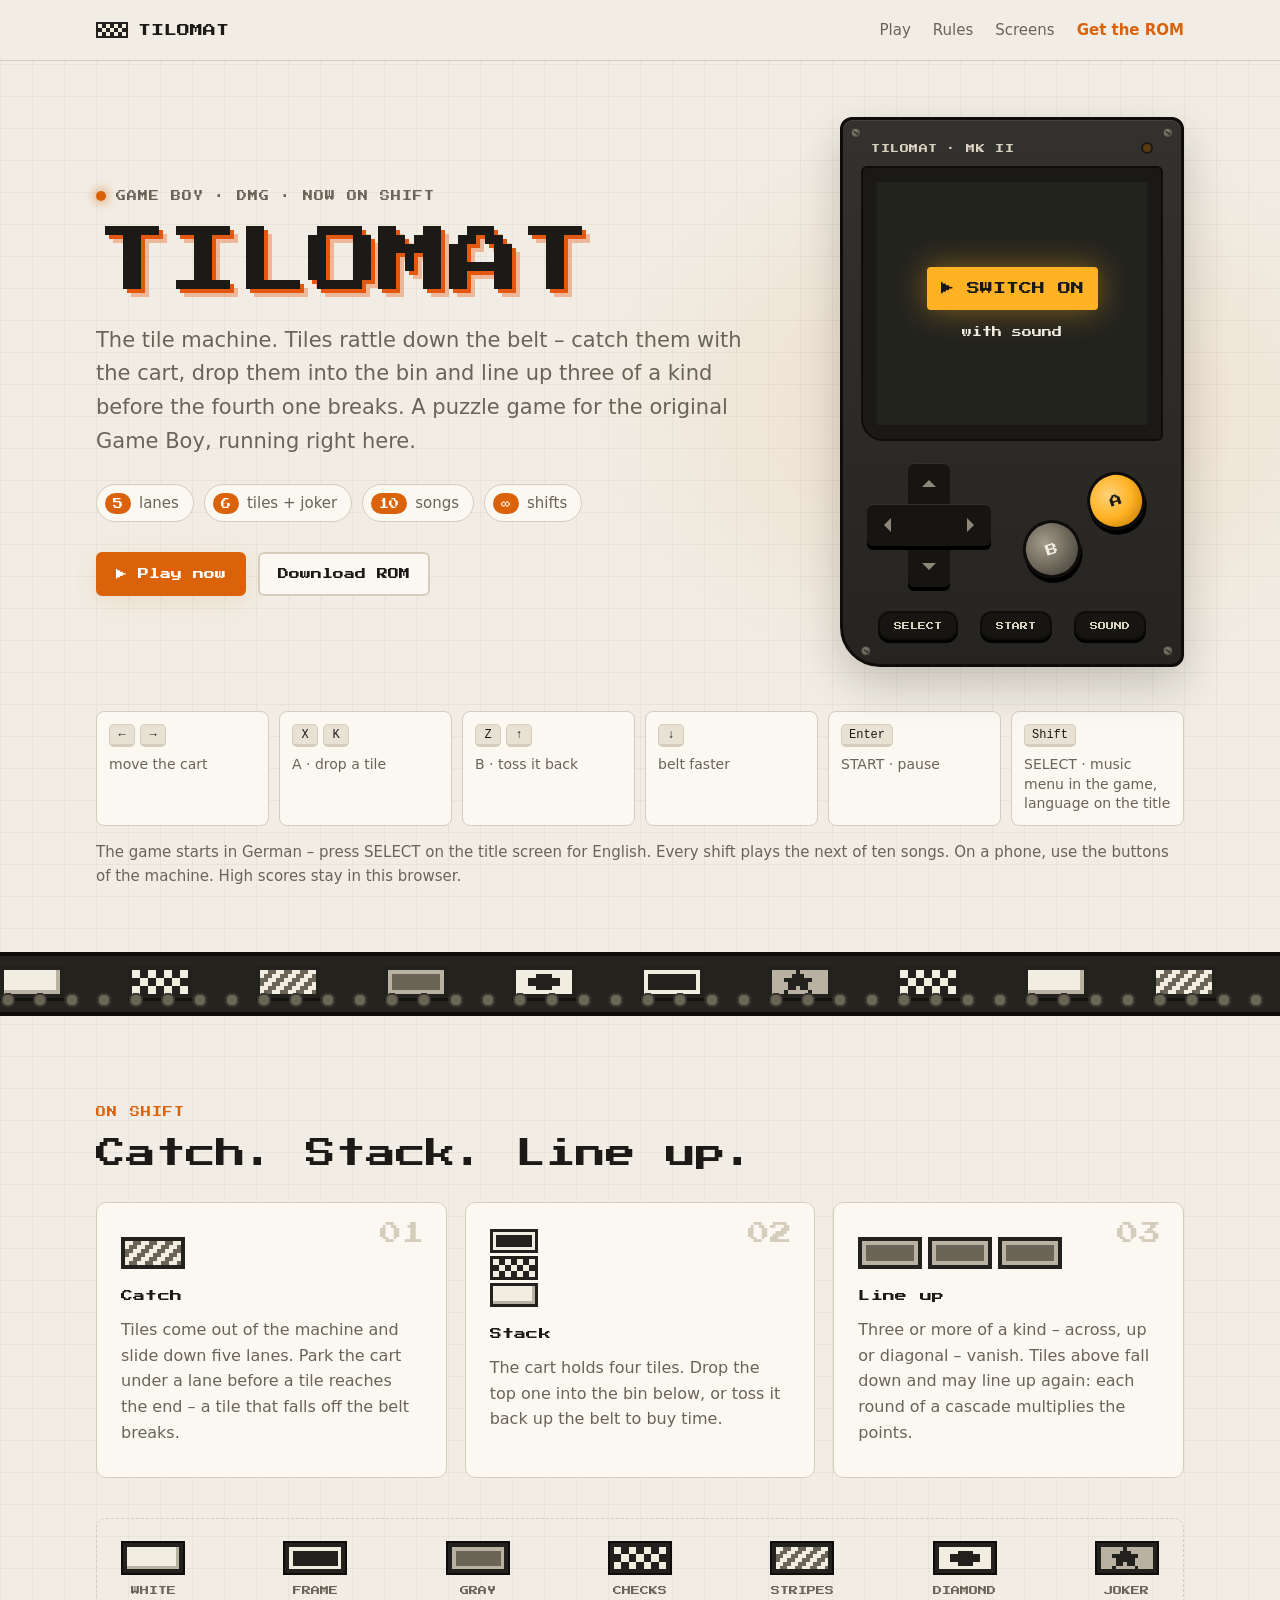
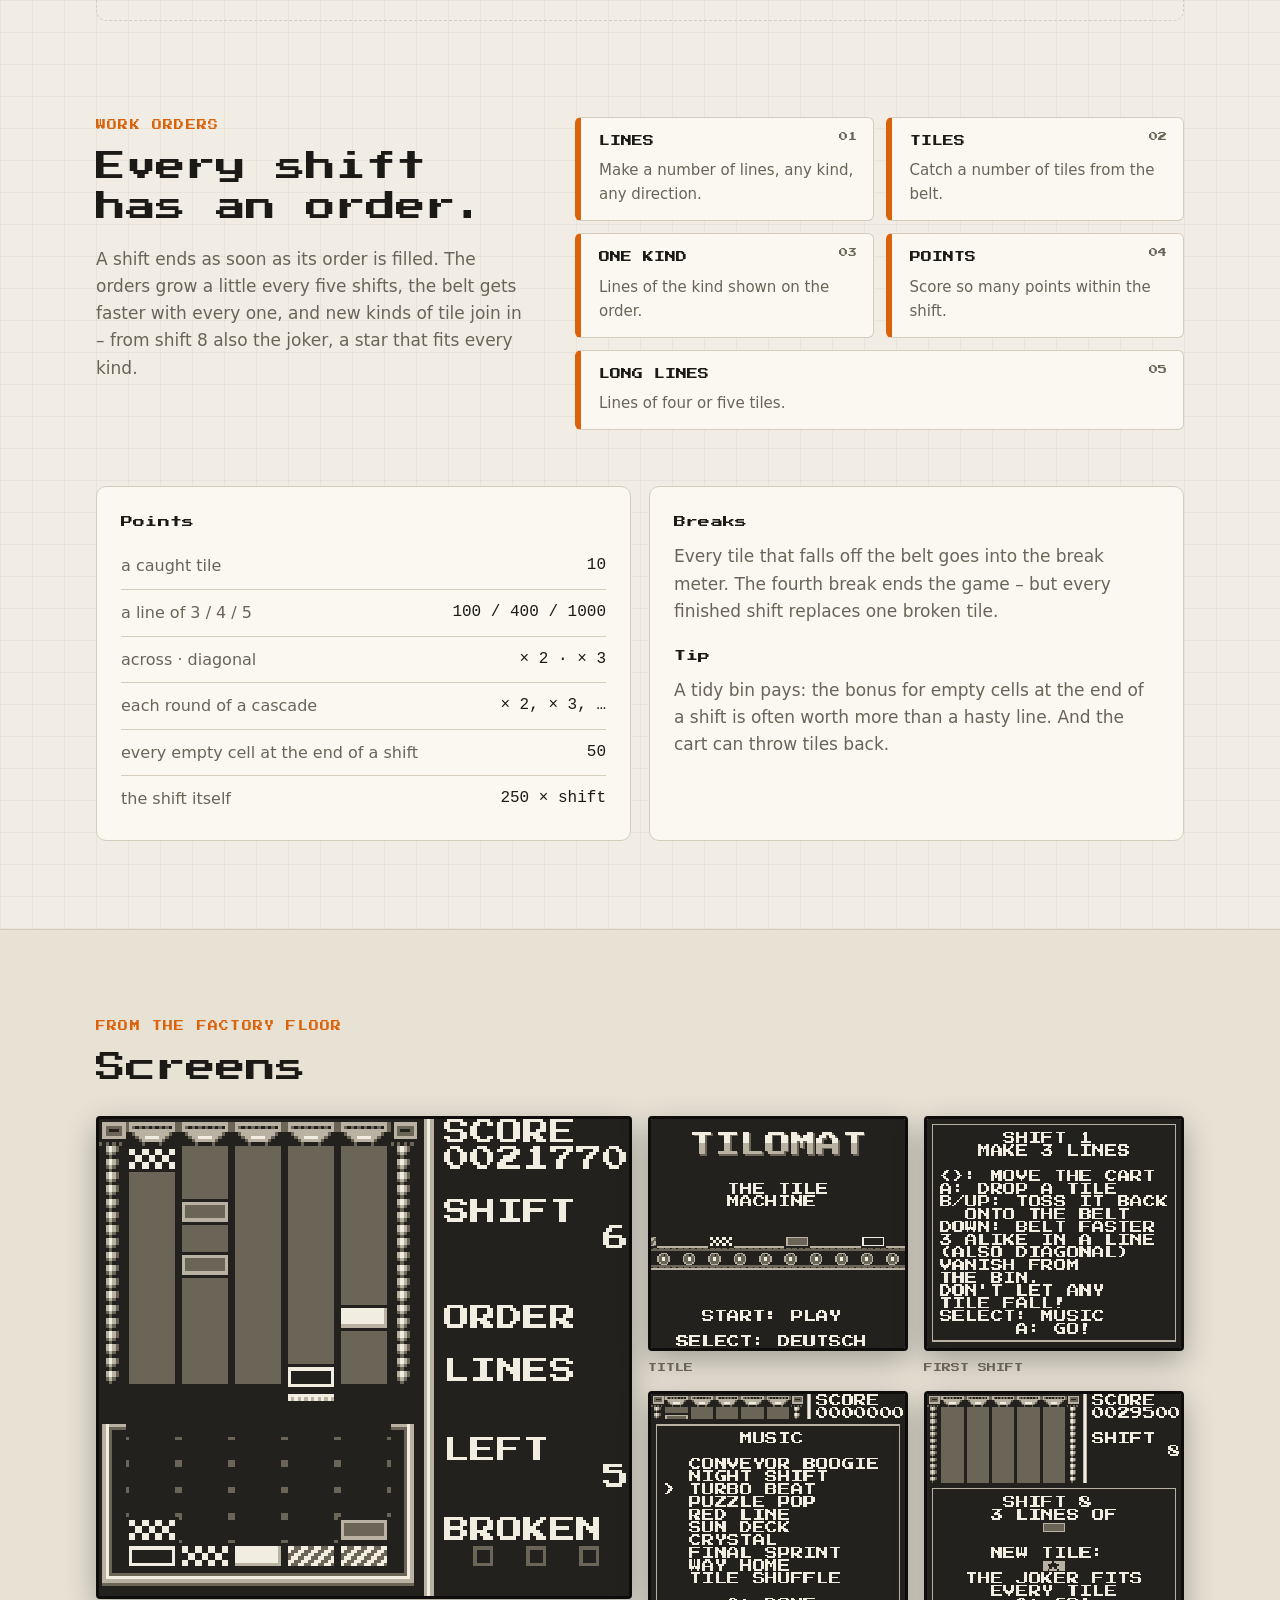
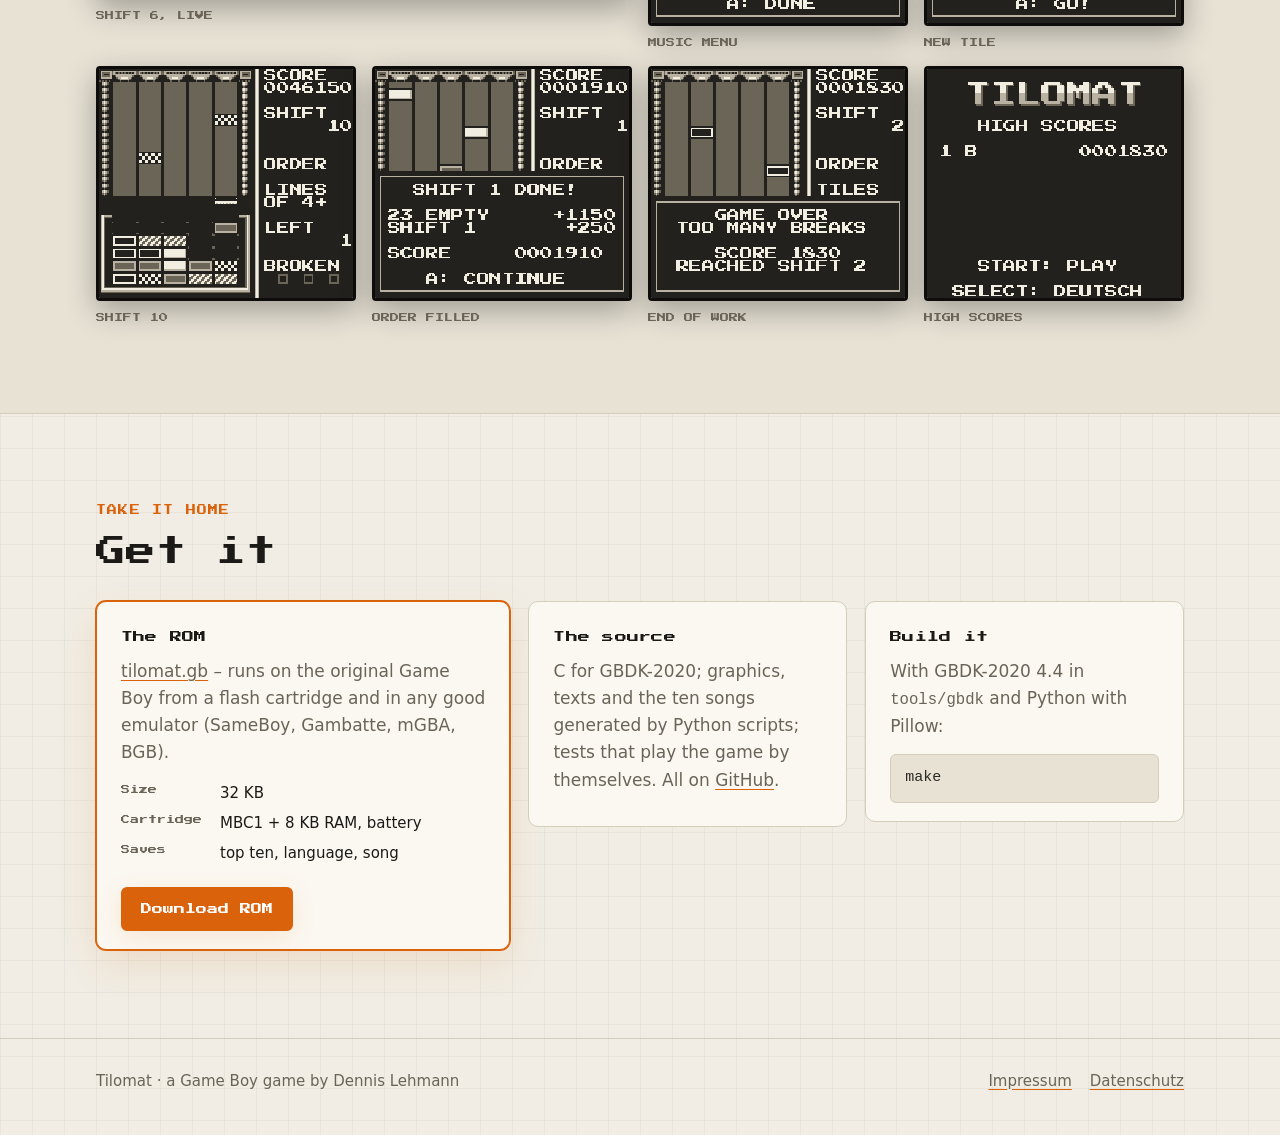
<file: docs/index.html>
<!doctype html>
<html lang="en">
<head>
    <meta charset="utf-8">
    <meta name="viewport" content="width=device-width, initial-scale=1">
    <title>Tilomat – the tile machine for the Game Boy</title>
    <meta name="description" content="Tilomat is a tile-catching puzzle game for the original Game Boy. Catch the tiles from the belt, drop them into the bin, line up three of a kind. Play it in the browser or download the ROM.">
    <meta name="theme-color" content="#16171a">
    <link rel="icon" href="favicon.png" type="image/png">
    <script src="favicon.js" defer></script>
    <link rel="stylesheet" href="style.css?v=3">
    <meta property="og:title" content="Tilomat – the tile machine for the Game Boy">
    <meta property="og:description" content="A tile-catching puzzle game for the original Game Boy. Play it in the browser.">
    <meta property="og:image" content="img/play2.png">
</head>
<body>

<header class="bar">
    <div class="wrap bar-in">
        <a class="mark" href="#top" aria-label="Tilomat"><img src="img/tile4.png" alt="">TILOMAT</a>
        <nav aria-label="Sections">
            <a href="#play">Play</a>
            <a href="#rules">Rules</a>
            <a href="#screens">Screens</a>
            <a href="#get" class="nav-rom">Get the ROM</a>
        </nav>
    </div>
</header>

<main id="top">
    <section class="hero" id="play">
        <div class="wrap hero-grid">
            <div class="hero-text">
                <p class="eyebrow"><span class="dot" aria-hidden="true"></span>GAME BOY · DMG · NOW ON SHIFT</p>
                <h1>TILOMAT</h1>
                <p class="lead">The tile machine. Tiles rattle down the belt – catch them with the cart, drop them
                    into the bin and line up three of a kind before the fourth one breaks. A puzzle game for the
                    original Game Boy, running right here.</p>
                <ul class="chips" aria-label="At a glance">
                    <li><b>5</b> lanes</li>
                    <li><b>6</b> tiles + joker</li>
                    <li><b>10</b> songs</li>
                    <li><b>∞</b> shifts</li>
                </ul>
                <div class="actions">
                    <a class="btn primary" href="#cabinet" id="go">▶ Play now</a>
                    <a class="btn" href="tilomat.gb" download>Download ROM</a>
                </div>
            </div>

            <div class="cabinet" id="cabinet" tabindex="0" aria-label="Game Boy emulator running Tilomat">
                <i class="screw tl"></i><i class="screw tr"></i><i class="screw bl"></i><i class="screw br"></i>
                <div class="plate"><span>TILOMAT · MK II</span><span class="lamp" aria-hidden="true"></span></div>
                <div class="bezel">
                    <canvas id="screen" width="160" height="144"></canvas>
                    <button class="start-overlay" id="power" type="button">
                        <span class="big">▶ SWITCH ON</span>
                        <span>with sound</span>
                    </button>
                </div>
                <div class="deck">
                    <div class="pad" id="pad" data-dir="" aria-label="Direction pad">
                        <span class="u"></span><span class="d"></span><span class="l"></span><span class="r"></span>
                    </div>
                    <div class="ab">
                        <button class="round b" type="button" data-btn="b" aria-label="B">B</button>
                        <button class="round a" type="button" data-btn="a" aria-label="A">A</button>
                    </div>
                </div>
                <div class="small-row">
                    <button class="small" type="button" data-btn="select">SELECT</button>
                    <button class="small" type="button" data-btn="start">START</button>
                    <button class="small" type="button" id="mute" aria-pressed="false">SOUND</button>
                </div>
            </div>
        </div>

        <div class="wrap">
            <ul class="keys" aria-label="Controls">
                <li><span><kbd>←</kbd><kbd>→</kbd></span>move the cart</li>
                <li><span><kbd>X</kbd><kbd>K</kbd></span>A · drop a tile</li>
                <li><span><kbd>Z</kbd><kbd>↑</kbd></span>B · toss it back</li>
                <li><span><kbd>↓</kbd></span>belt faster</li>
                <li><span><kbd>Enter</kbd></span>START · pause</li>
                <li><span><kbd>Shift</kbd></span>SELECT · music menu in the game, language on the title</li>
            </ul>
            <p class="note">The game starts in German – press SELECT on the title screen for English. Every shift
                plays the next of ten songs. On a phone, use the buttons of the machine. High scores stay in this
                browser.</p>
        </div>
    </section>

    <div class="conveyor" aria-hidden="true">
        <div class="conveyor-run">
            <img src="img/tile1.png" alt=""><img src="img/tile4.png" alt=""><img src="img/tile5.png" alt="">
            <img src="img/tile3.png" alt=""><img src="img/tile6.png" alt=""><img src="img/tile2.png" alt="">
            <img src="img/tile7.png" alt=""><img src="img/tile4.png" alt=""><img src="img/tile1.png" alt="">
            <img src="img/tile5.png" alt=""><img src="img/tile6.png" alt=""><img src="img/tile3.png" alt="">
            <img src="img/tile1.png" alt=""><img src="img/tile4.png" alt=""><img src="img/tile5.png" alt="">
            <img src="img/tile3.png" alt=""><img src="img/tile6.png" alt=""><img src="img/tile2.png" alt="">
            <img src="img/tile7.png" alt=""><img src="img/tile4.png" alt=""><img src="img/tile1.png" alt="">
            <img src="img/tile5.png" alt=""><img src="img/tile6.png" alt=""><img src="img/tile3.png" alt="">
        </div>
    </div>

    <section id="rules">
        <div class="wrap">
            <p class="kicker">ON SHIFT</p>
            <h2>Catch. Stack. Line up.</h2>
            <ol class="steps">
                <li class="step">
                    <div class="tiles"><img src="img/tile5.png" alt="A striped tile"></div>
                    <h3>Catch</h3>
                    <p>Tiles come out of the machine and slide down five lanes. Park the cart under a lane before
                        a tile reaches the end – a tile that falls off the belt breaks.</p>
                </li>
                <li class="step">
                    <div class="tiles stack"><img src="img/tile1.png" alt=""><img src="img/tile4.png" alt=""><img src="img/tile2.png" alt="A stack of tiles"></div>
                    <h3>Stack</h3>
                    <p>The cart holds four tiles. Drop the top one into the bin below, or toss it back up the
                        belt to buy time.</p>
                </li>
                <li class="step">
                    <div class="tiles"><img src="img/tile3.png" alt=""><img src="img/tile3.png" alt=""><img src="img/tile3.png" alt="Three tiles in a row"></div>
                    <h3>Line up</h3>
                    <p>Three or more of a kind – across, up or diagonal – vanish. Tiles above fall down and may
                        line up again: each round of a cascade multiplies the points.</p>
                </li>
            </ol>

            <ul class="kinds" aria-label="The kinds of tile">
                <li><img src="img/tile1.png" alt="">WHITE</li>
                <li><img src="img/tile2.png" alt="">FRAME</li>
                <li><img src="img/tile3.png" alt="">GRAY</li>
                <li><img src="img/tile4.png" alt="">CHECKS</li>
                <li><img src="img/tile5.png" alt="">STRIPES</li>
                <li><img src="img/tile6.png" alt="">DIAMOND</li>
                <li><img src="img/tile7.png" alt="">JOKER</li>
            </ul>

            <div class="orders">
                <div>
                    <p class="kicker">WORK ORDERS</p>
                    <h2>Every shift has an order.</h2>
                    <p class="muted">A shift ends as soon as its order is filled. The orders grow a little every
                        five shifts, the belt gets faster with every one, and new kinds of tile join in – from shift
                        8 also the joker, a star that fits every kind.</p>
                </div>
                <div class="tickets">
                    <div class="ticket"><span>01</span><b>LINES</b><p>Make a number of lines, any kind, any direction.</p></div>
                    <div class="ticket"><span>02</span><b>TILES</b><p>Catch a number of tiles from the belt.</p></div>
                    <div class="ticket"><span>03</span><b>ONE KIND</b><p>Lines of the kind shown on the order.</p></div>
                    <div class="ticket"><span>04</span><b>POINTS</b><p>Score so many points within the shift.</p></div>
                    <div class="ticket"><span>05</span><b>LONG LINES</b><p>Lines of four or five tiles.</p></div>
                </div>
            </div>

            <div class="rules">
                <div class="panel">
                    <h3>Points</h3>
                    <table>
                        <tr><td>a caught tile</td><td class="num">10</td></tr>
                        <tr><td>a line of 3 / 4 / 5</td><td class="num">100 / 400 / 1000</td></tr>
                        <tr><td>across · diagonal</td><td class="num">× 2 · × 3</td></tr>
                        <tr><td>each round of a cascade</td><td class="num">× 2, × 3, …</td></tr>
                        <tr><td>every empty cell at the end of a shift</td><td class="num">50</td></tr>
                        <tr><td>the shift itself</td><td class="num">250 × shift</td></tr>
                    </table>
                </div>
                <div class="panel">
                    <h3>Breaks</h3>
                    <p>Every tile that falls off the belt goes into the break meter. The fourth break ends the
                        game – but every finished shift replaces one broken tile.</p>
                    <h3>Tip</h3>
                    <p>A tidy bin pays: the bonus for empty cells at the end of a shift is often worth more than a
                        hasty line. And the cart can throw tiles back.</p>
                </div>
            </div>
        </div>
    </section>

    <section id="screens" class="dark">
        <div class="wrap">
            <p class="kicker">FROM THE FACTORY FLOOR</p>
            <h2>Screens</h2>
            <div class="shots">
                <figure class="wide"><img src="img/gameplay.gif" alt="Animation: tiles sliding down the belt, the cart catching them" width="320" height="288"><figcaption>SHIFT 6, LIVE</figcaption></figure>
                <figure><img src="img/title-en.png" alt="Title screen with the belt seen from the side" width="320" height="288"><figcaption>TITLE</figcaption></figure>
                <figure><img src="img/help.png" alt="The first shift explains the controls" width="320" height="288"><figcaption>FIRST SHIFT</figcaption></figure>
                <figure><img src="img/music.png" alt="The music menu with ten songs" width="320" height="288"><figcaption>MUSIC MENU</figcaption></figure>
                <figure><img src="img/intro.png" alt="Shift 8 brings the joker" width="320" height="288"><figcaption>NEW TILE</figcaption></figure>
                <figure><img src="img/play3.png" alt="Shift 10, with jokers in the bin" width="320" height="288"><figcaption>SHIFT 10</figcaption></figure>
                <figure><img src="img/done.png" alt="Shift done, bonus" width="320" height="288"><figcaption>ORDER FILLED</figcaption></figure>
                <figure><img src="img/gameover.png" alt="Game over" width="320" height="288"><figcaption>END OF WORK</figcaption></figure>
                <figure><img src="img/scores.png" alt="The high score list" width="320" height="288"><figcaption>HIGH SCORES</figcaption></figure>
            </div>
        </div>
    </section>

    <section id="get">
        <div class="wrap">
            <p class="kicker">TAKE IT HOME</p>
            <h2>Get it</h2>
            <div class="get">
                <div class="panel hot">
                    <h3>The ROM</h3>
                    <p><a href="tilomat.gb" download>tilomat.gb</a> – runs on the original Game Boy from a flash
                        cartridge and in any good emulator (SameBoy, Gambatte, mGBA, BGB).</p>
                    <dl class="spec">
                        <dt>Size</dt><dd>32 KB</dd>
                        <dt>Cartridge</dt><dd>MBC1 + 8 KB RAM, battery</dd>
                        <dt>Saves</dt><dd>top ten, language, song</dd>
                    </dl>
                    <a class="btn primary" href="tilomat.gb" download>Download ROM</a>
                </div>
                <div class="panel">
                    <h3>The source</h3>
                    <p>C for GBDK-2020; graphics, texts and the ten songs generated by Python scripts; tests that
                        play the game by themselves. All on <a href="https://github.com/dlehmann/tilomat">GitHub</a>.</p>
                </div>
                <div class="panel">
                    <h3>Build it</h3>
                    <p>With GBDK-2020 4.4 in <code>tools/gbdk</code> and Python with Pillow:</p>
                    <pre>make</pre>
                </div>
            </div>
        </div>
    </section>
</main>

<footer>
    <div class="wrap foot">
        <span>Tilomat · a Game Boy game by Dennis Lehmann</span>
        <nav aria-label="Rechtliches">
            <a href="impressum.html#impressum" lang="de">Impressum</a>
            <a href="impressum.html#datenschutz" lang="de">Datenschutz</a>
        </nav>
    </div>
</footer>

<script src="gb.js"></script>
<script src="play.js?v=3"></script>
<script src="fx.js?v=3"></script>
</body>
</html>
</file>
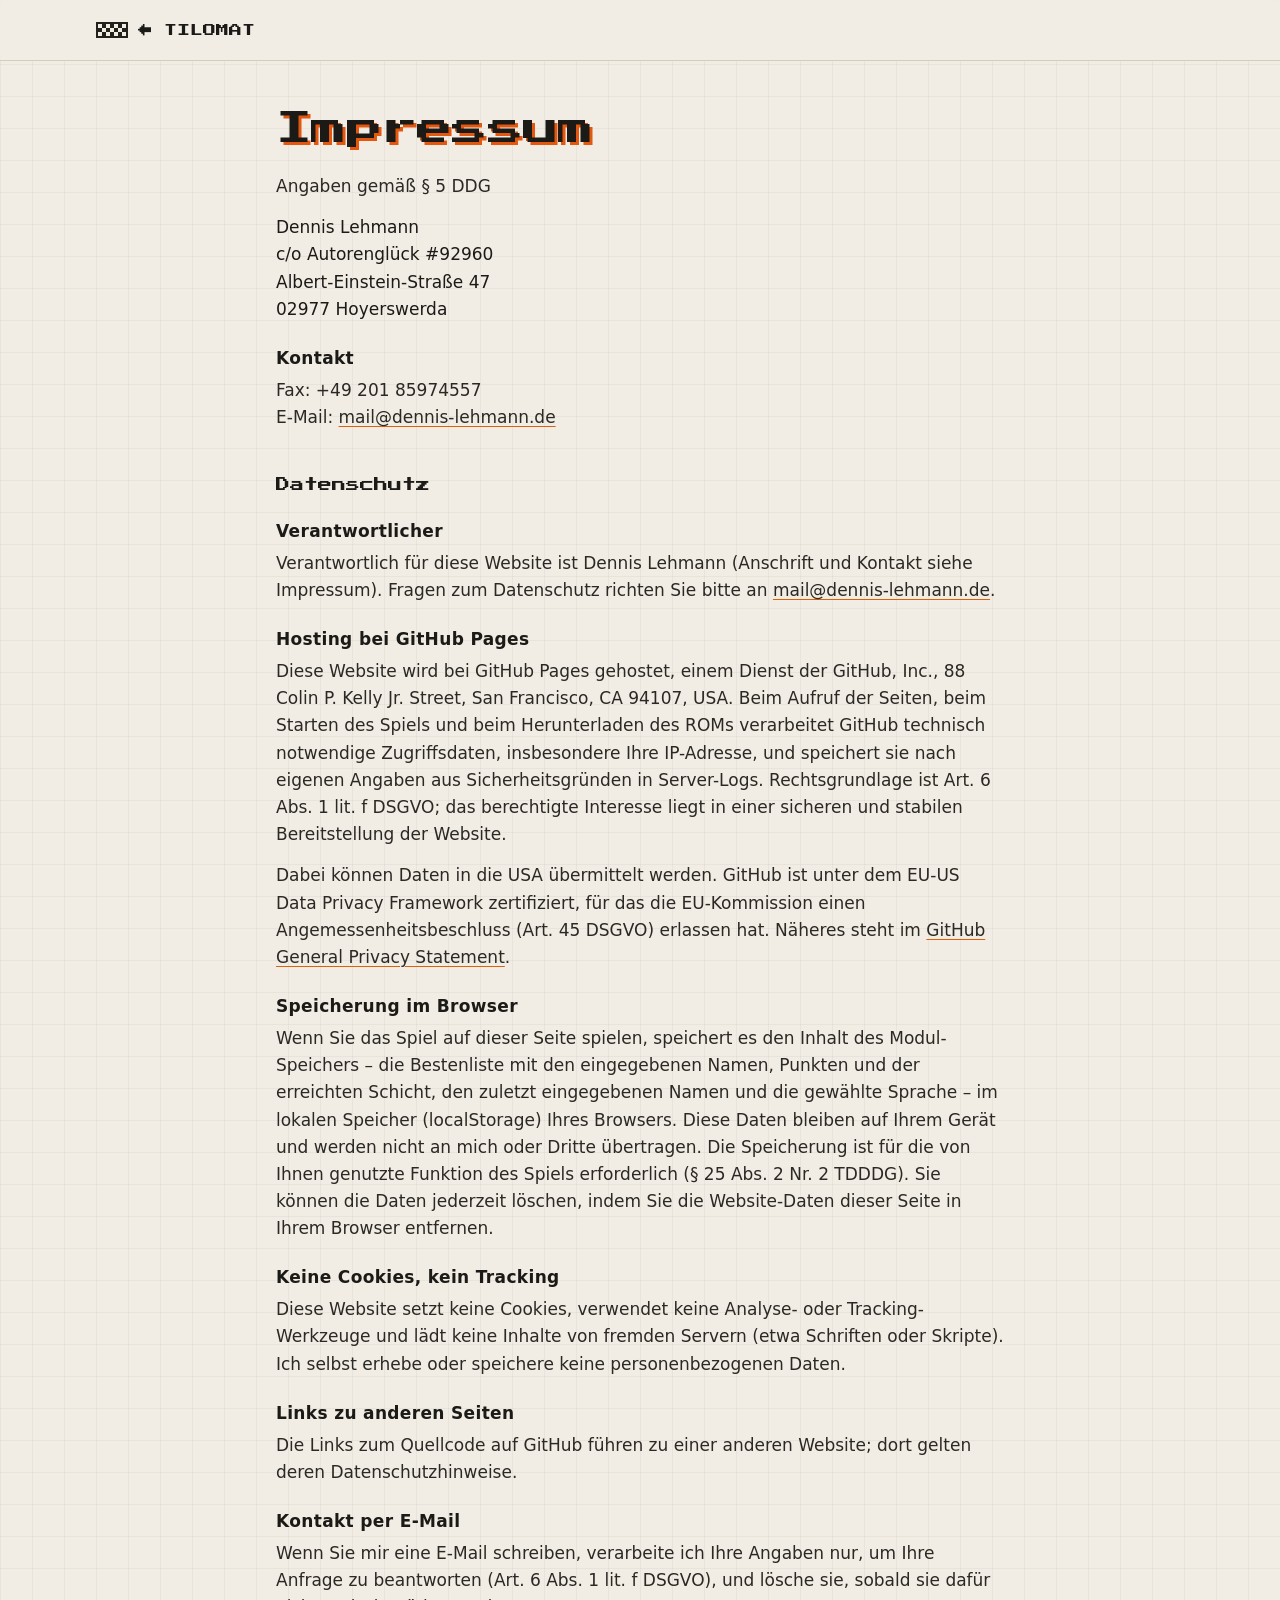
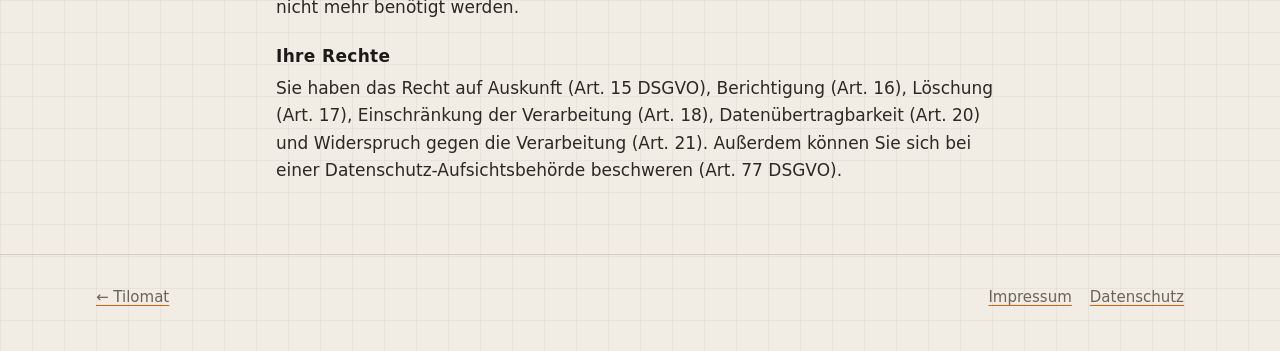
<file: docs/impressum.html>
<!doctype html>
<html lang="de">
<head>
    <meta charset="utf-8">
    <meta name="viewport" content="width=device-width, initial-scale=1">
    <title>Tilomat · Impressum &amp; Datenschutz</title>
    <meta name="robots" content="noindex">
    <link rel="icon" href="favicon.png" type="image/png">
    <script src="favicon.js" defer></script>
    <link rel="stylesheet" href="style.css?v=3">
</head>
<body>

<header class="bar">
    <div class="wrap bar-in">
        <a class="mark" href="index.html"><img src="img/tile4.png" alt="">← TILOMAT</a>
    </div>
</header>

<main class="wrap legal">
    <h1 id="impressum">Impressum</h1>
    <p>Angaben gemäß § 5 DDG</p>
    <address>
        Dennis Lehmann<br>
        c/o Autorenglück #92960<br>
        Albert-Einstein-Straße 47<br>
        02977 Hoyerswerda
    </address>
    <h3>Kontakt</h3>
    <p>Fax: +49 201 85974557<br>
        E-Mail: <a href="mailto:mail@dennis-lehmann.de">mail@dennis-lehmann.de</a></p>

    <h2 id="datenschutz">Datenschutz</h2>

    <h3>Verantwortlicher</h3>
    <p>Verantwortlich für diese Website ist Dennis Lehmann (Anschrift und Kontakt siehe Impressum). Fragen zum
        Datenschutz richten Sie bitte an <a href="mailto:mail@dennis-lehmann.de">mail@dennis-lehmann.de</a>.</p>

    <h3>Hosting bei GitHub Pages</h3>
    <p>Diese Website wird bei GitHub Pages gehostet, einem Dienst der GitHub, Inc., 88 Colin P. Kelly Jr. Street,
        San Francisco, CA 94107, USA. Beim Aufruf der Seiten, beim Starten des Spiels und beim Herunterladen des ROMs
        verarbeitet GitHub technisch notwendige Zugriffsdaten, insbesondere Ihre IP-Adresse, und speichert sie nach
        eigenen Angaben aus Sicherheitsgründen in Server-Logs. Rechtsgrundlage ist Art. 6 Abs. 1 lit. f DSGVO; das
        berechtigte Interesse liegt in einer sicheren und stabilen Bereitstellung der Website.</p>
    <p>Dabei können Daten in die USA übermittelt werden. GitHub ist unter dem EU-US Data Privacy Framework
        zertifiziert, für das die EU-Kommission einen Angemessenheitsbeschluss (Art. 45 DSGVO) erlassen hat. Näheres
        steht im <a href="https://docs.github.com/de/site-policy/privacy-policies/github-general-privacy-statement">GitHub
        General Privacy Statement</a>.</p>

    <h3>Speicherung im Browser</h3>
    <p>Wenn Sie das Spiel auf dieser Seite spielen, speichert es den Inhalt des Modul-Speichers – die Bestenliste mit
        den eingegebenen Namen, Punkten und der erreichten Schicht, den zuletzt eingegebenen Namen und die gewählte
        Sprache – im lokalen Speicher (localStorage) Ihres Browsers. Diese Daten bleiben auf Ihrem Gerät und werden
        nicht an mich oder Dritte übertragen. Die Speicherung ist für die von Ihnen genutzte Funktion des Spiels
        erforderlich (§ 25 Abs. 2 Nr. 2 TDDDG). Sie können die Daten jederzeit löschen, indem Sie die Website-Daten
        dieser Seite in Ihrem Browser entfernen.</p>

    <h3>Keine Cookies, kein Tracking</h3>
    <p>Diese Website setzt keine Cookies, verwendet keine Analyse- oder Tracking-Werkzeuge und lädt keine Inhalte
        von fremden Servern (etwa Schriften oder Skripte). Ich selbst erhebe oder speichere keine personenbezogenen
        Daten.</p>

    <h3>Links zu anderen Seiten</h3>
    <p>Die Links zum Quellcode auf GitHub führen zu einer anderen Website; dort gelten deren
        Datenschutzhinweise.</p>

    <h3>Kontakt per E-Mail</h3>
    <p>Wenn Sie mir eine E-Mail schreiben, verarbeite ich Ihre Angaben nur, um Ihre Anfrage zu beantworten
        (Art. 6 Abs. 1 lit. f DSGVO), und lösche sie, sobald sie dafür nicht mehr benötigt werden.</p>

    <h3>Ihre Rechte</h3>
    <p>Sie haben das Recht auf Auskunft (Art. 15 DSGVO), Berichtigung (Art. 16), Löschung (Art. 17), Einschränkung
        der Verarbeitung (Art. 18), Datenübertragbarkeit (Art. 20) und Widerspruch gegen die Verarbeitung (Art. 21).
        Außerdem können Sie sich bei einer Datenschutz-Aufsichtsbehörde beschweren (Art. 77 DSGVO).</p>
</main>

<footer>
    <div class="wrap foot">
        <a href="index.html">← Tilomat</a>
        <nav aria-label="Rechtliches">
            <a href="#impressum">Impressum</a>
            <a href="#datenschutz">Datenschutz</a>
        </nav>
    </div>
</footer>
</body>
</html>
</file>
<file: docs/style.css>
/*
 * style.css - the page of Tilomat: the night shift. A dark hall with a faint grid, an amber signal
 * light, the warm grays of the game for its screens; the machine to play on stands right at the
 * top, a conveyor of tiles runs across the page. A light variant follows the system setting.
 */
@font-face {
    font-family: 'Press Start 2P';
    src: url('fonts/PressStart2P-Regular.ttf') format('truetype');
    font-display: swap;
}

:root {
    --bg: #16171a;
    --bg-2: #1d1f23;
    --panel: #22252a;
    --line: #33363d;
    --text: #e6e1d5;
    --muted: #9d988c;
    --ink: #f7f2e6;
    --signal: #ffb224;
    --signal-2: #ff6f2c;
    --signal-ink: #16171a;
    --grid: rgba(255, 255, 255, .035);
    --glow: rgba(255, 178, 36, .16);
    --cabinet: #34322e;
    --cabinet-2: #262420;
    --screen-off: #3f3c35;
    --shadow: 0 18px 50px rgba(0, 0, 0, .5);
    --pixel: 'Press Start 2P', ui-monospace, monospace;
    --body: system-ui, -apple-system, 'Segoe UI', Roboto, 'Helvetica Neue', Arial, sans-serif;
    --mono: ui-monospace, 'SFMono-Regular', Menlo, Consolas, monospace;
    color-scheme: dark;
}

@media (prefers-color-scheme: light) {
    :root:not([data-theme="dark"]) {
        --bg: #f1ede4;
        --bg-2: #e8e2d5;
        --panel: #fbf8f1;
        --line: #d5cdbc;
        --text: #2b2925;
        --muted: #6a6458;
        --ink: #1b1a17;
        --signal: #d9620b;
        --signal-2: #e3570f;
        --signal-ink: #ffffff;
        --grid: rgba(0, 0, 0, .04);
        --glow: rgba(217, 98, 11, .12);
        --shadow: 0 18px 44px rgba(43, 41, 37, .22);
        color-scheme: light;
    }
}

:root[data-theme="light"] {
    --bg: #f1ede4;
    --bg-2: #e8e2d5;
    --panel: #fbf8f1;
    --line: #d5cdbc;
    --text: #2b2925;
    --muted: #6a6458;
    --ink: #1b1a17;
    --signal: #d9620b;
    --signal-2: #e3570f;
    --signal-ink: #ffffff;
    --grid: rgba(0, 0, 0, .04);
    --glow: rgba(217, 98, 11, .12);
    --shadow: 0 18px 44px rgba(43, 41, 37, .22);
    color-scheme: light;
}

* { box-sizing: border-box; }

html { -webkit-text-size-adjust: 100%; scroll-behavior: smooth; }

body {
    margin: 0;
    background:
        linear-gradient(var(--grid) 1px, transparent 1px) 0 0 / 32px 32px,
        linear-gradient(90deg, var(--grid) 1px, transparent 1px) 0 0 / 32px 32px,
        var(--bg);
    color: var(--text);
    font: 17px/1.6 var(--body);
    overflow-x: hidden;
}

img { max-width: 100%; height: auto; image-rendering: pixelated; }

a { color: inherit; text-decoration-color: var(--signal); text-underline-offset: 3px; }
a:hover { color: var(--signal); }

.wrap { max-width: 1120px; margin: 0 auto; padding: 0 16px; }

h1, h2, h3 { color: var(--ink); }
h2 { font: clamp(20px, 3.6vw, 30px)/1.35 var(--pixel); margin: 0 0 28px; }
h3 { font: 12px/1.5 var(--pixel); margin: 0 0 12px; letter-spacing: .02em; }
p { margin: 0 0 14px; }
.muted { color: var(--muted); }
.kicker { font: 10px/1.6 var(--pixel); color: var(--signal); letter-spacing: .12em; margin: 0 0 14px; }

/* ---------------------------------------------------------------- top bar */

.bar {
    position: sticky;
    top: 0;
    z-index: 10;
    background: color-mix(in srgb, var(--bg) 88%, transparent);
    backdrop-filter: blur(8px);
    -webkit-backdrop-filter: blur(8px);
    border-bottom: 1px solid var(--line);
}
.bar-in { display: flex; justify-content: space-between; align-items: center; gap: 16px; min-height: 60px; flex-wrap: wrap; }
.mark { display: flex; align-items: center; gap: 10px; text-decoration: none; font: 13px/1 var(--pixel); color: var(--ink); }
.mark img { width: 32px; height: 16px; }
.bar nav { display: flex; gap: 22px; align-items: center; flex-wrap: wrap; font-size: 15px; }
.bar nav a { text-decoration: none; color: var(--muted); }
.bar nav a:hover { color: var(--ink); }
.bar nav .nav-rom { color: var(--signal); font-weight: 600; }

/* ---------------------------------------------------------------- hero with the machine */

.hero { padding: 56px 0 40px; position: relative; }
.hero::before {
    content: '';
    position: absolute;
    inset: 0;
    background: radial-gradient(600px 420px at 78% 40%, var(--glow), transparent 70%);
    pointer-events: none;
}
.hero-grid { display: grid; grid-template-columns: minmax(0, 1fr) auto; gap: 56px; align-items: center; position: relative; }
.eyebrow { display: flex; align-items: center; gap: 10px; font: 10px/1.6 var(--pixel); color: var(--muted); letter-spacing: .1em; margin: 0 0 22px; }
.dot { width: 10px; height: 10px; border-radius: 50%; background: var(--signal); box-shadow: 0 0 12px var(--signal); animation: blink 1.6s steps(2, start) infinite; }
@keyframes blink { to { opacity: .25; } }
h1 {
    font: clamp(34px, 6vw, 72px)/1 var(--pixel);
    margin: 0 0 26px;
    white-space: nowrap;
    letter-spacing: -.02em;
    text-shadow: 4px 4px 0 var(--signal-2), 8px 8px 0 color-mix(in srgb, var(--signal-2) 35%, transparent);
}
.lead { font-size: clamp(18px, 2.1vw, 21px); max-width: 32em; color: var(--muted); margin: 0 0 26px; }

.chips { display: flex; flex-wrap: wrap; gap: 10px; list-style: none; padding: 0; margin: 0 0 30px; }
.chips li {
    border: 1px solid var(--line);
    background: var(--panel);
    border-radius: 999px;
    padding: 6px 14px 6px 8px;
    font-size: 15px;
    color: var(--muted);
    display: flex;
    align-items: center;
    gap: 8px;
}
.chips b { font: 10px/1 var(--pixel); color: var(--signal-ink); background: var(--signal); border-radius: 999px; padding: 6px 8px 5px; }

.actions { display: flex; gap: 12px; flex-wrap: wrap; }
.btn {
    display: inline-block;
    font: 11px/1 var(--pixel);
    text-decoration: none;
    padding: 15px 18px 14px;
    color: var(--ink);
    background: var(--panel);
    border: 2px solid var(--line);
    border-radius: 6px;
    transition: transform .1s, border-color .15s, background .15s;
}
.btn:hover { color: var(--ink); border-color: var(--signal); transform: translateY(-2px); }
.btn:active { transform: translateY(1px); }
.btn.primary { background: var(--signal); border-color: var(--signal); color: var(--signal-ink); box-shadow: 0 6px 24px var(--glow); }
.btn.primary:hover { color: var(--signal-ink); }

/* the controls under the machine */
.keys {
    display: grid;
    grid-template-columns: repeat(6, minmax(0, 1fr));
    gap: 10px;
    list-style: none;
    padding: 0;
    margin: 44px 0 14px;
}
.keys li {
    background: var(--panel);
    border: 1px solid var(--line);
    border-radius: 8px;
    padding: 12px 12px 11px;
    font-size: 14px;
    line-height: 1.4;
    color: var(--muted);
}
.keys li span { display: flex; gap: 5px; margin-bottom: 8px; }
kbd {
    font: 12px/1 var(--mono);
    color: var(--ink);
    background: var(--bg-2);
    border: 1px solid var(--line);
    border-bottom-width: 3px;
    border-radius: 5px;
    padding: 4px 7px 3px;
    min-width: 26px;
    text-align: center;
}
.note { font-size: 15px; color: var(--muted); margin: 0; }

/* ---------------------------------------------------------------- the machine (play.js) */

.cabinet {
    width: min(100%, 400px);
    background: linear-gradient(180deg, var(--cabinet), var(--cabinet-2));
    border: 3px solid #0e0d0b;
    border-radius: 12px 12px 12px 40px;
    padding: 18px 18px 24px;
    box-shadow: var(--shadow), inset 0 1px 0 rgba(255, 255, 255, .08);
    position: relative;
    outline: none;
    user-select: none;
    -webkit-user-select: none;
    touch-action: manipulation;
    scroll-margin-top: 80px;
}
.cabinet:focus-visible { box-shadow: 0 0 0 4px var(--signal), var(--shadow); }
.screw {
    position: absolute;
    width: 10px; height: 10px;
    border-radius: 50%;
    background: radial-gradient(circle at 35% 35%, #8d877a, #3b3934);
    box-shadow: inset 0 0 0 1px rgba(0, 0, 0, .5);
}
.screw::after { content: ''; position: absolute; left: 2px; right: 2px; top: 4px; height: 2px; background: rgba(0, 0, 0, .5); transform: rotate(35deg); }
.screw.tl { top: 8px; left: 8px; } .screw.tr { top: 8px; right: 8px; }
.screw.bl { bottom: 8px; left: 18px; } .screw.br { bottom: 8px; right: 8px; }

.plate {
    display: flex;
    justify-content: space-between;
    align-items: center;
    font: 9px/1 var(--pixel);
    color: #d9d2c1;
    margin: 4px 10px 12px;
    letter-spacing: .06em;
}
.lamp {
    width: 12px; height: 12px;
    border-radius: 50%;
    background: #5a3a14;
    border: 2px solid #1a1916;
    transition: background .2s, box-shadow .2s;
}
.cabinet.on .lamp { background: #ffb224; box-shadow: 0 0 12px #ffb224; }

.bezel {
    background: #1a1916;
    border-radius: 6px 6px 6px 22px;
    padding: 14px;
    border: 2px solid #0e0d0b;
    position: relative;
}
.bezel canvas {
    display: block;
    width: 100%;
    aspect-ratio: 160 / 144;
    image-rendering: pixelated;
    background: var(--screen-off);
}
.start-overlay {
    position: absolute;
    inset: 14px;
    display: flex;
    flex-direction: column;
    align-items: center;
    justify-content: center;
    gap: 14px;
    background: rgba(26, 25, 22, .72);
    color: #f2ede1;
    font: 10px/1.6 var(--pixel);
    text-align: center;
    border: 0;
    cursor: pointer;
    width: auto;
}
.start-overlay span.big {
    font-size: 13px;
    background: #ffb224;
    color: #16171a;
    padding: 12px 14px 11px;
    border-radius: 4px;
    box-shadow: 0 0 30px rgba(255, 178, 36, .45);
}
.start-overlay:hover span.big { background: #ffc451; }
.cabinet.booted .start-overlay { display: none; }
.cabinet.failed .start-overlay span.big::after { content: ' – ROM NOT LOADED'; }

.deck {
    display: grid;
    grid-template-columns: 1fr 1fr;
    align-items: center;
    margin: 22px 6px 0;
    gap: 10px;
}
.pad {
    position: relative;
    width: 124px; height: 124px;
    touch-action: none;
    cursor: pointer;
}
.pad::before, .pad::after {
    content: '';
    position: absolute;
    background: #161512;
    border-radius: 6px;
    box-shadow: 0 4px 0 #000, inset 0 1px 0 rgba(255, 255, 255, .12);
}
.pad::before { left: 41px; top: 0; width: 42px; height: 124px; }
.pad::after { top: 41px; left: 0; width: 124px; height: 42px; }
.pad span {
    position: absolute;
    z-index: 1;
    width: 0; height: 0;
    border: 7px solid transparent;
    pointer-events: none;
}
.pad .u { left: 55px; top: 10px; border-bottom-color: #8d877a; }
.pad .d { left: 55px; bottom: 10px; border-top-color: #8d877a; }
.pad .l { top: 55px; left: 10px; border-right-color: #8d877a; }
.pad .r { top: 55px; right: 10px; border-left-color: #8d877a; }
.pad[data-dir="up"] .u { border-bottom-color: #ffb224; }
.pad[data-dir="down"] .d { border-top-color: #ffb224; }
.pad[data-dir="left"] .l { border-right-color: #ffb224; }
.pad[data-dir="right"] .r { border-left-color: #ffb224; }

.ab { display: flex; gap: 18px; justify-content: flex-end; transform: rotate(-18deg); margin-right: 6px; }
.round {
    width: 58px; height: 58px;
    border-radius: 50%;
    border: 3px solid #0e0d0b;
    background: radial-gradient(circle at 40% 35%, #ffd27a, #ffb224 50%, #b46d00);
    color: #16171a;
    font: 12px/1 var(--pixel);
    box-shadow: 0 5px 0 #000;
    cursor: pointer;
    touch-action: none;
}
.round.b { margin-top: 26px; background: radial-gradient(circle at 40% 35%, #a49d8e, #6b6558 55%, #3b3934); color: #f2ede1; }
.round.down, .round:active { transform: translateY(4px); box-shadow: 0 1px 0 #000; }

.small-row { display: flex; justify-content: center; gap: 22px; margin-top: 24px; }
.small {
    font: 8px/1 var(--pixel);
    color: #d9d2c1;
    background: #161512;
    border: 2px solid #0e0d0b;
    border-radius: 12px;
    padding: 9px 14px 8px;
    box-shadow: 0 3px 0 #000;
    cursor: pointer;
    touch-action: none;
}
.small.down, .small:active { transform: translateY(2px); box-shadow: 0 1px 0 #000; }
.small[aria-pressed="true"] { color: #ffb224; }

/* ---------------------------------------------------------------- the conveyor across the page */

.conveyor {
    position: relative;
    height: 64px;
    overflow: hidden;
    background: #26241f;
    border-block: 4px solid #0e0d0b;
    margin: 24px 0 0;
}
.conveyor::after {
    content: '';
    position: absolute;
    left: 0; right: 0; bottom: 4px;
    height: 16px;
    background: radial-gradient(circle at 8px 8px, #6b6558 0 5px, #3a3833 5.5px 7px, transparent 7.5px) 0 0 / 32px 16px repeat-x;
    animation: roll 1.2s linear infinite;
}
.conveyor-run {
    position: absolute;
    top: 10px;
    display: flex;
    gap: 64px;
    width: max-content;
    animation: carry 40s linear infinite;
}
.conveyor-run img { width: 64px; height: 32px; display: block; box-shadow: 0 3px 0 rgba(0, 0, 0, .5); }
@keyframes carry { from { transform: translateX(-50%); } to { transform: translateX(0); } }
@keyframes roll { from { background-position: 0 0; } to { background-position: 32px 0; } }

/* ---------------------------------------------------------------- sections */

section { padding: 88px 0; }
section.dark { background: var(--bg-2); border-block: 1px solid var(--line); }

.steps { display: grid; grid-template-columns: repeat(3, minmax(0, 1fr)); gap: 18px; list-style: none; padding: 0; margin: 0; counter-reset: step; }
.step {
    position: relative;
    background: var(--panel);
    border: 1px solid var(--line);
    border-radius: 10px;
    padding: 26px 24px 18px;
    counter-increment: step;
}
.step::before {
    content: '0' counter(step);
    position: absolute;
    top: 20px; right: 22px;
    font: 22px/1 var(--pixel);
    color: var(--line);
}
.step .tiles { display: flex; gap: 6px; margin: 0 0 18px; min-height: 40px; align-items: flex-end; flex-wrap: wrap; }
.step .tiles img { width: 64px; }
.step .tiles.stack { flex-direction: column-reverse; align-items: flex-start; gap: 3px; }
.step .tiles.stack img { width: 48px; }
.step p { color: var(--muted); font-size: 16px; }

.kinds { display: flex; flex-wrap: wrap; gap: 18px 26px; justify-content: space-between; margin: 40px 0 0; padding: 22px 24px; list-style: none; border: 1px dashed var(--line); border-radius: 10px; }
.kinds li { display: flex; flex-direction: column; align-items: center; gap: 10px; font: 9px/1.4 var(--pixel); color: var(--muted); }
.kinds img { width: 64px; border: 2px solid #0e0d0b; background: #0e0d0b; }

.orders { display: grid; grid-template-columns: minmax(0, 5fr) minmax(0, 7fr); gap: 44px; margin-top: 96px; align-items: start; }
.orders h2 { margin-bottom: 18px; }
.tickets { display: grid; grid-template-columns: repeat(2, minmax(0, 1fr)); gap: 12px; }
.ticket {
    position: relative;
    background: var(--panel);
    border: 1px solid var(--line);
    border-left: 6px solid var(--signal);
    border-radius: 6px;
    padding: 16px 18px 14px;
}
.ticket:last-child { grid-column: span 2; }
.ticket span { position: absolute; top: 14px; right: 16px; font: 9px/1 var(--pixel); color: var(--muted); }
.ticket b { display: block; font: 11px/1.5 var(--pixel); color: var(--ink); margin: 0 0 8px; }
.ticket p { font-size: 15px; color: var(--muted); margin: 0; }

.rules { display: grid; grid-template-columns: minmax(0, 1fr) minmax(0, 1fr); gap: 18px; margin-top: 56px; }
.panel { background: var(--panel); border: 1px solid var(--line); border-radius: 10px; padding: 26px 24px 18px; }
.panel h3 + p + h3 { margin-top: 22px; }
.panel p { color: var(--muted); }
.panel.hot { border-color: var(--signal); box-shadow: 0 0 0 1px var(--signal), 0 14px 40px var(--glow); }
table { width: 100%; border-collapse: collapse; font-size: 16px; }
td { text-align: left; padding: 10px 10px 10px 0; border-bottom: 1px solid var(--line); vertical-align: top; color: var(--muted); }
tr:last-child td { border-bottom: 0; }
td.num { font-family: var(--mono); white-space: nowrap; color: var(--ink); text-align: right; padding-right: 0; }

.shots { display: grid; grid-template-columns: repeat(4, minmax(0, 1fr)); gap: 16px; }
figure { margin: 0; transition: transform .2s; }
.shots img { width: 100%; display: block; background: #0e0d0b; border: 3px solid #0e0d0b; border-radius: 4px; box-shadow: 0 10px 30px rgba(0, 0, 0, .3); }
figcaption { font: 9px/1.6 var(--pixel); color: var(--muted); margin-top: 10px; }
.shots .wide { grid-column: span 2; grid-row: span 2; }

.get { display: grid; grid-template-columns: minmax(0, 1.3fr) minmax(0, 1fr) minmax(0, 1fr); gap: 18px; align-items: start; }
.spec { display: grid; grid-template-columns: auto 1fr; gap: 6px 18px; margin: 4px 0 22px; font-size: 15px; }
.spec dt { font: 9px/1.9 var(--pixel); color: var(--muted); }
.spec dd { margin: 0; color: var(--ink); }
pre {
    font: 15px/1.5 var(--mono);
    background: var(--bg-2);
    border: 1px solid var(--line);
    border-radius: 6px;
    padding: 12px 14px;
    overflow-x: auto;
    margin: 0;
}
code { font-family: var(--mono); font-size: .92em; }

footer { padding-block: 30px 42px; font-size: 15px; color: var(--muted); border-top: 1px solid var(--line); }
.foot { display: flex; justify-content: space-between; gap: 16px; flex-wrap: wrap; align-items: center; }
.foot nav { display: flex; gap: 18px; }

/* the legal page */
.legal { max-width: 760px; padding-block: 40px 56px; }
.legal h1 { font-size: clamp(24px, 5vw, 36px); text-shadow: 3px 3px 0 var(--signal-2); margin: 10px 0 26px; }
.legal h2 { font: 14px/1.5 var(--pixel); margin: 44px 0 14px; }
.legal h3 { font: 600 17px/1.4 var(--body); margin: 24px 0 6px; }
.legal address { font-style: normal; margin: 0 0 12px; color: var(--ink); }

/* ---------------------------------------------------------------- motion (fx.js) */

h1.drop span { display: inline-block; animation: drop .5s cubic-bezier(.3, 1.4, .6, 1) both; }
@keyframes drop { from { transform: translateY(-60px); opacity: 0; } }
.reveal { opacity: 0; transform: translateY(18px); transition: opacity .5s, transform .5s; }
.reveal.in { opacity: 1; transform: none; }

@media (prefers-reduced-motion: reduce) {
    html { scroll-behavior: auto; }
    .dot, .conveyor::after, .conveyor-run { animation: none; }
}

/* ---------------------------------------------------------------- narrow screens */

@media (max-width: 960px) {
    .hero-grid { grid-template-columns: 1fr; justify-items: center; gap: 40px; }
    .hero-text { justify-self: stretch; }
    .keys { grid-template-columns: repeat(3, minmax(0, 1fr)); }
    .orders { grid-template-columns: 1fr; gap: 24px; }
    .get { grid-template-columns: 1fr; }
}

@media (max-width: 720px) {
    section { padding: 64px 0; }
    .hero { padding-top: 36px; }
    .bar nav { gap: 14px; font-size: 14px; }
    .bar nav a:not(.nav-rom) { display: none; }
    .steps, .rules { grid-template-columns: 1fr; }
    .keys { grid-template-columns: repeat(2, minmax(0, 1fr)); }
    .shots { grid-template-columns: repeat(2, minmax(0, 1fr)); gap: 12px; }
    .tickets { grid-template-columns: 1fr; }
    .ticket:last-child { grid-column: auto; }
    .kinds { justify-content: center; }
}

@media (max-width: 400px) {
    .pad { transform: scale(.85); transform-origin: left center; }
    .round { width: 50px; height: 50px; }
}
</file>
